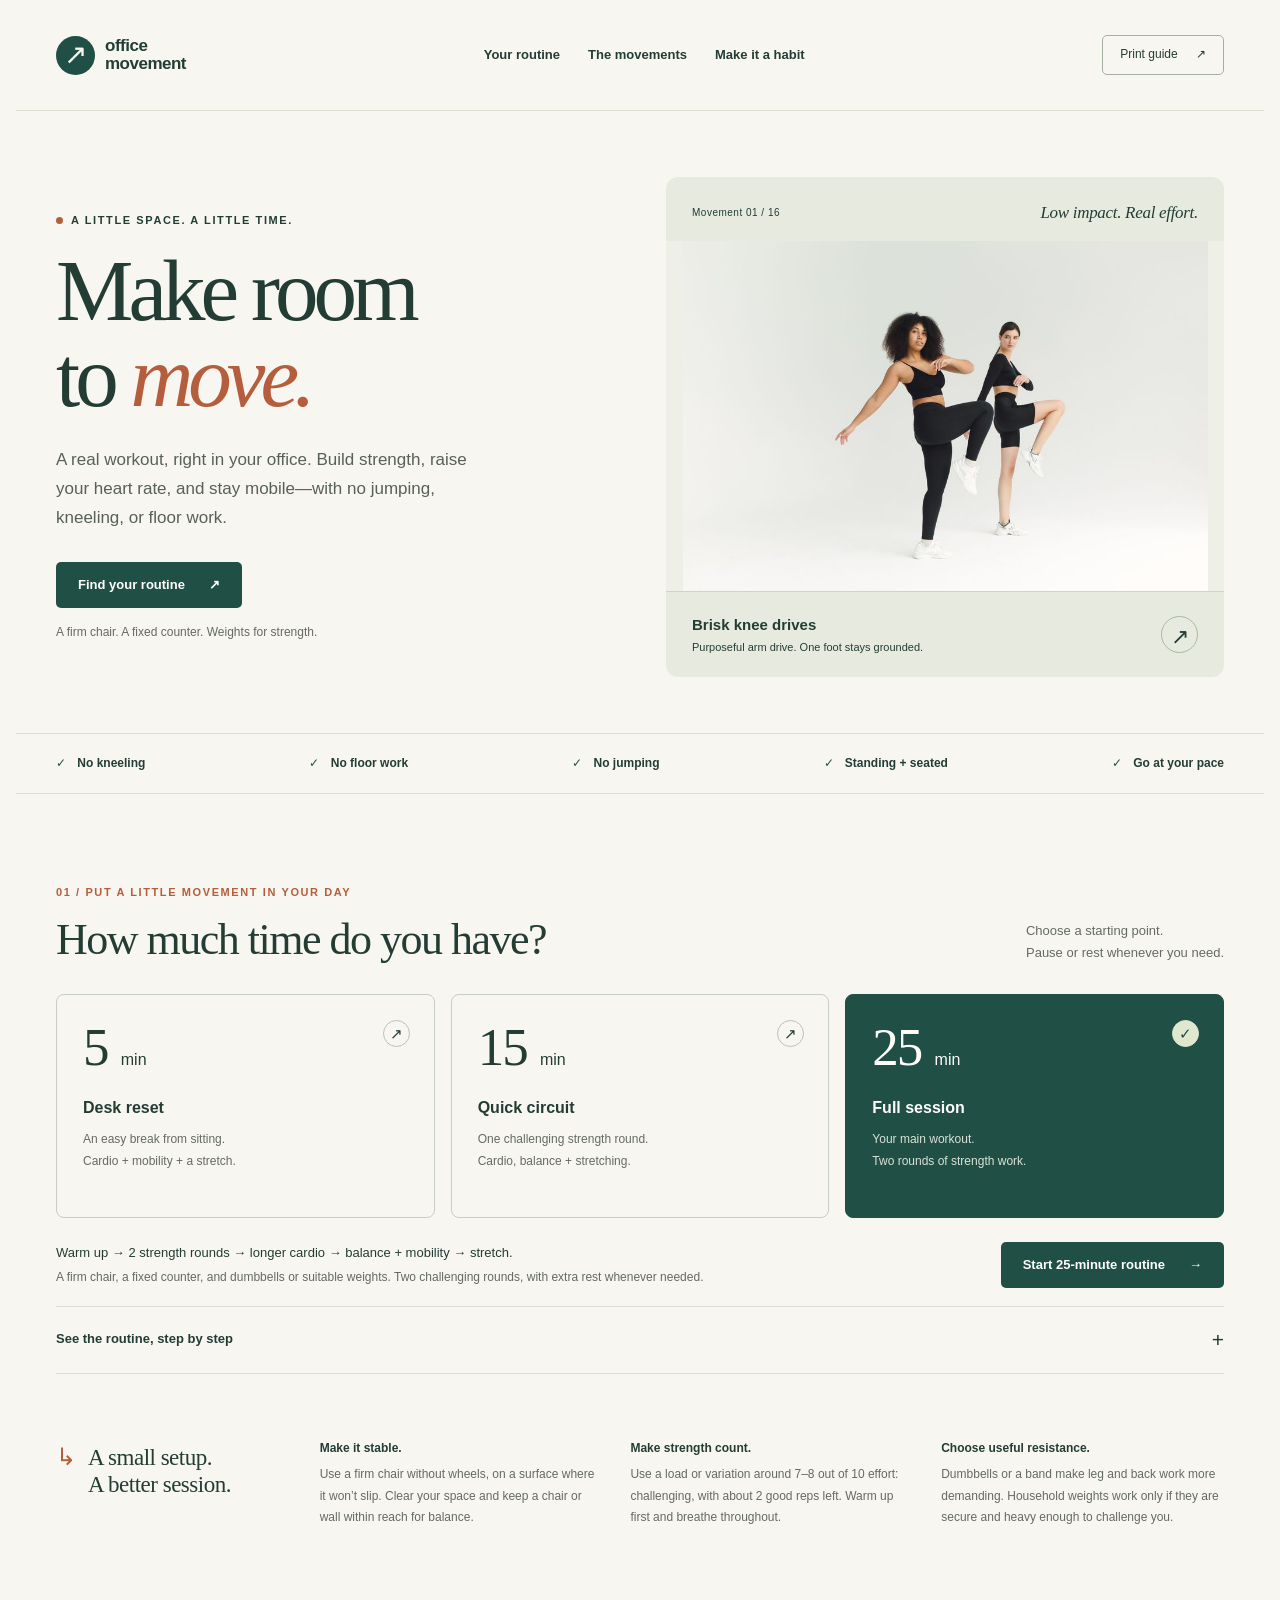
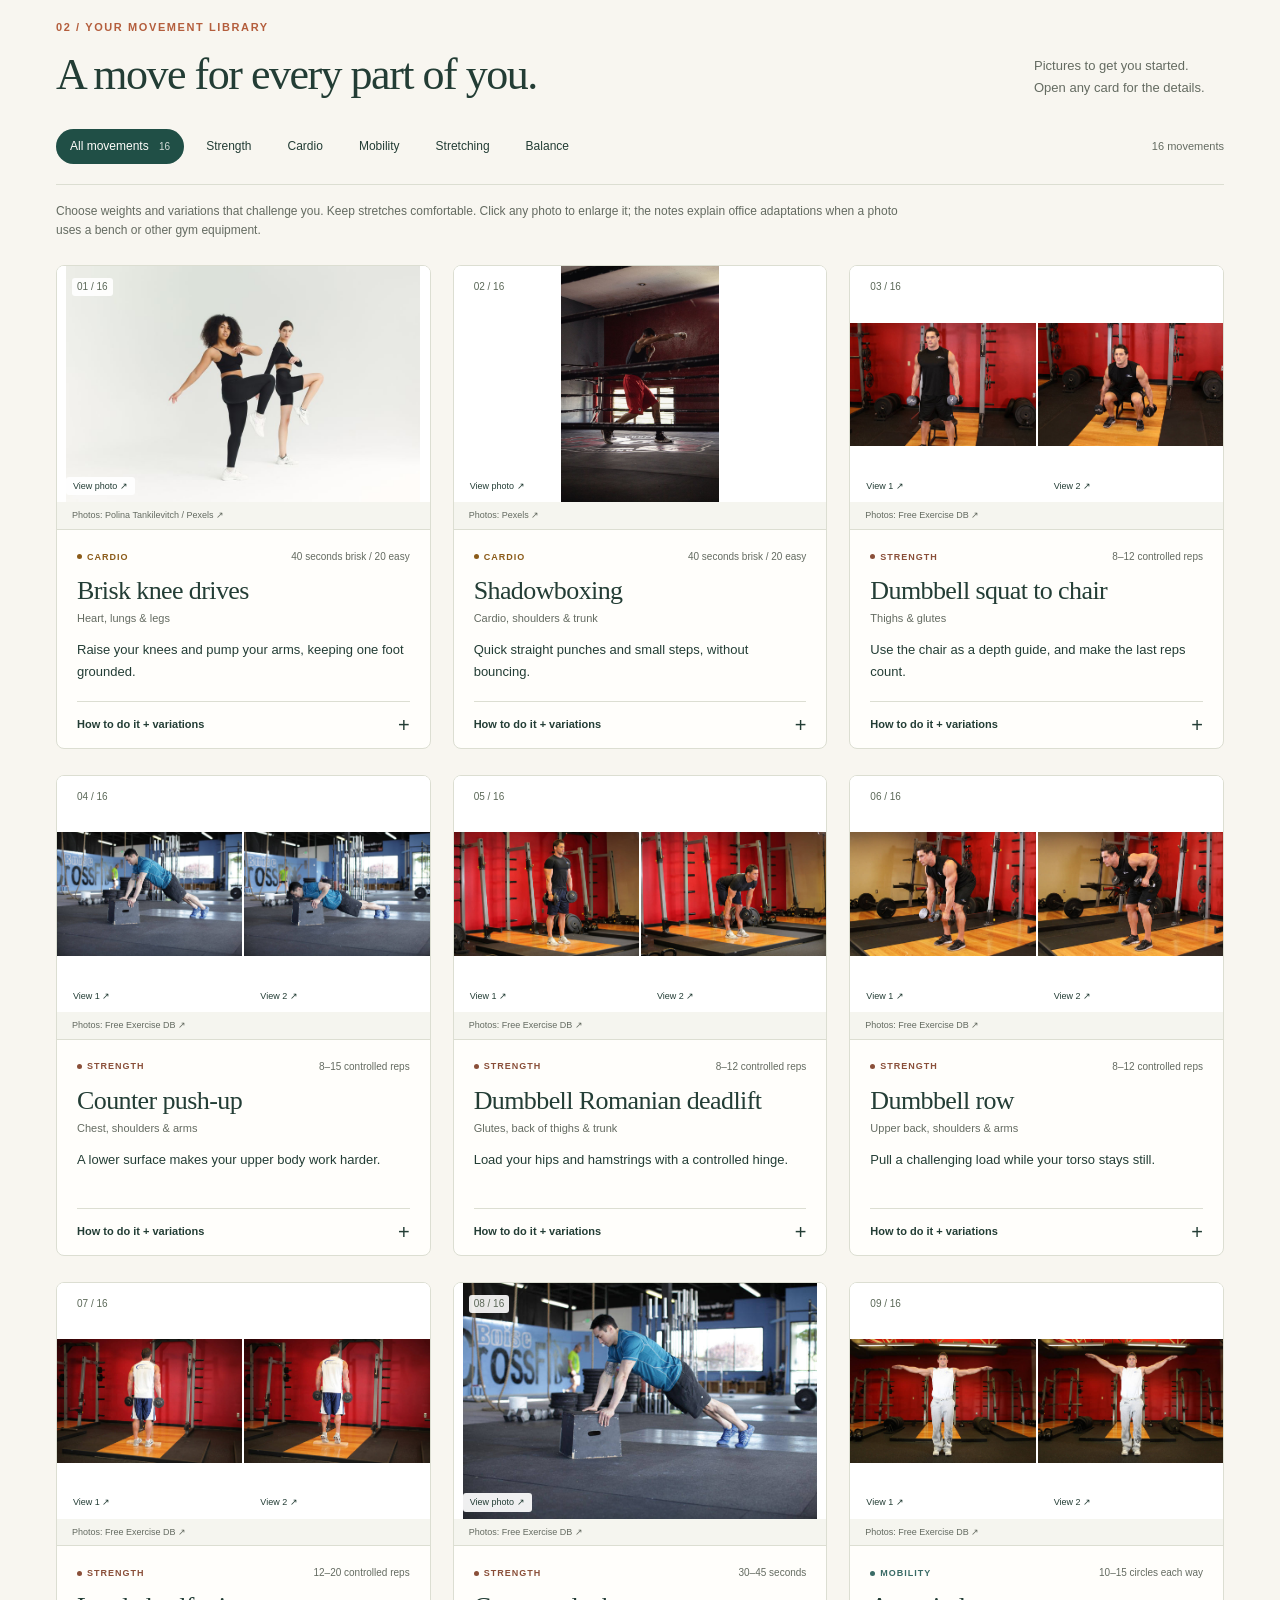
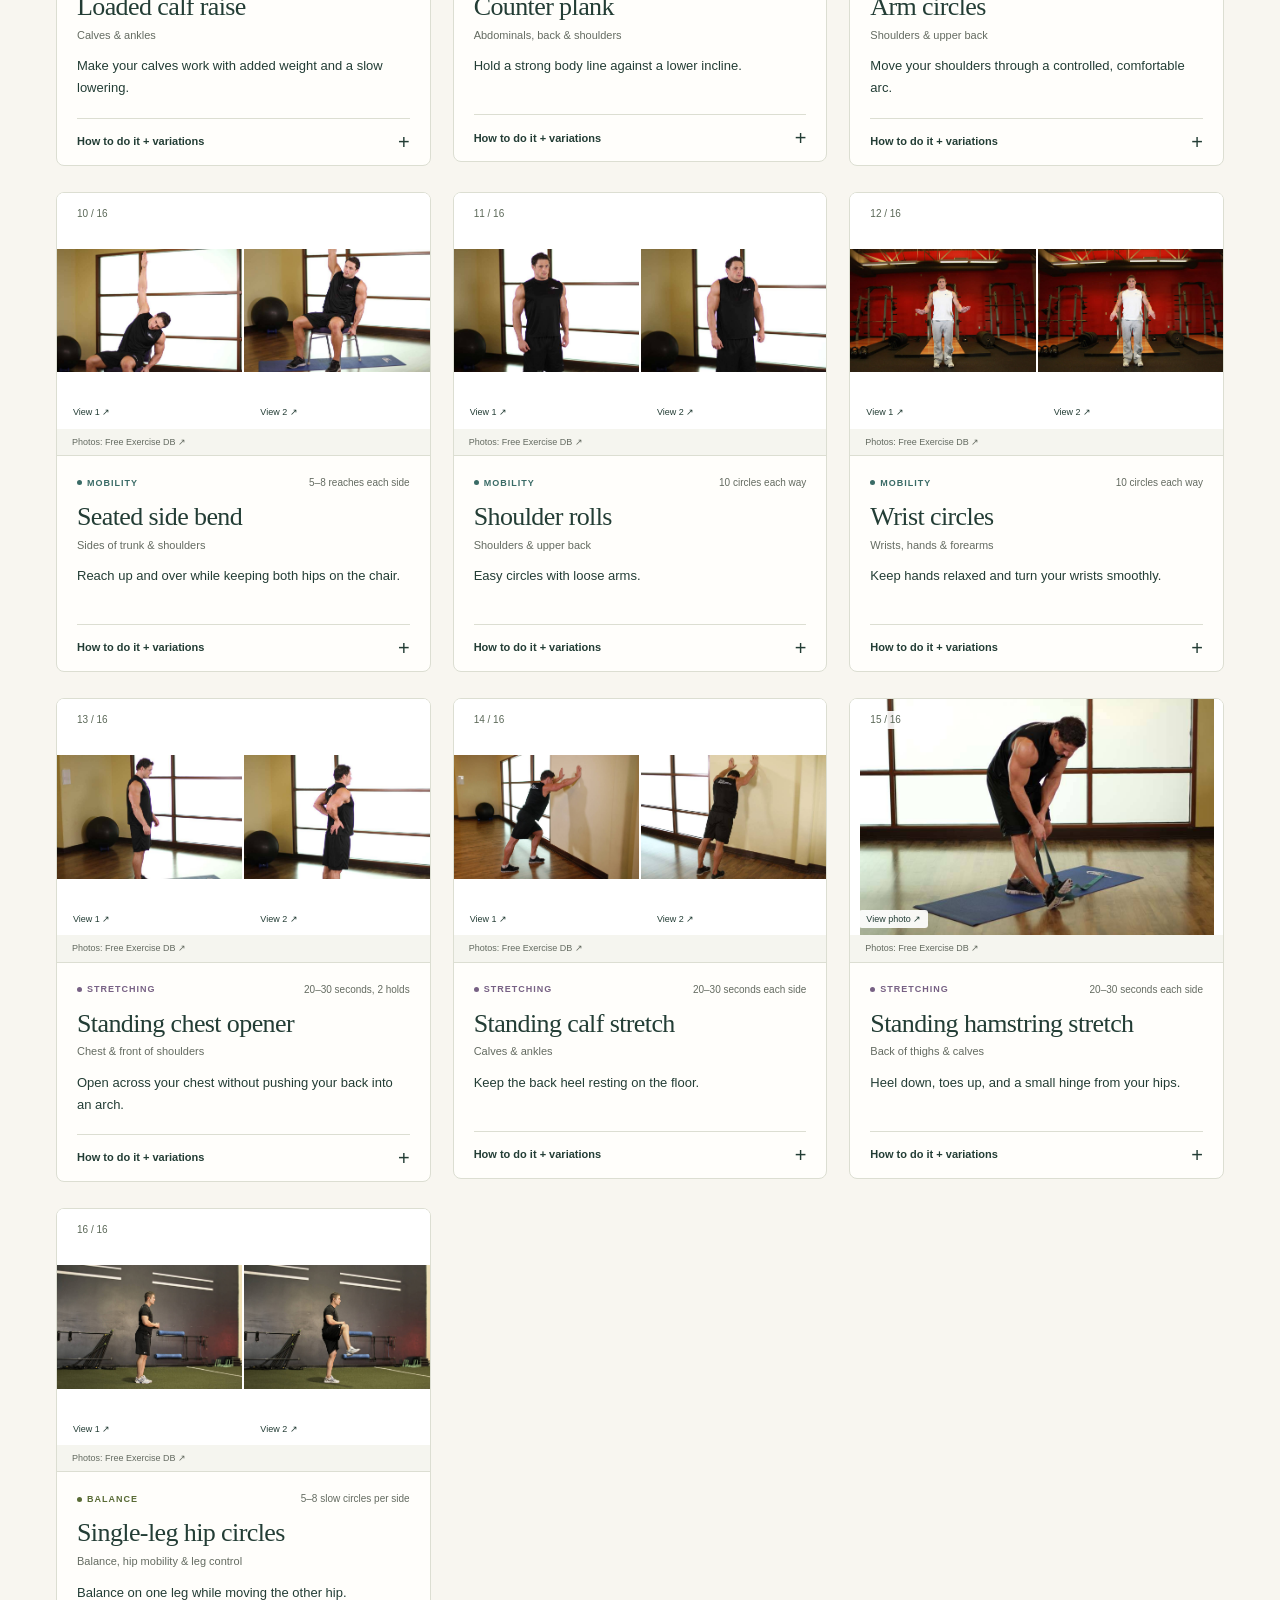
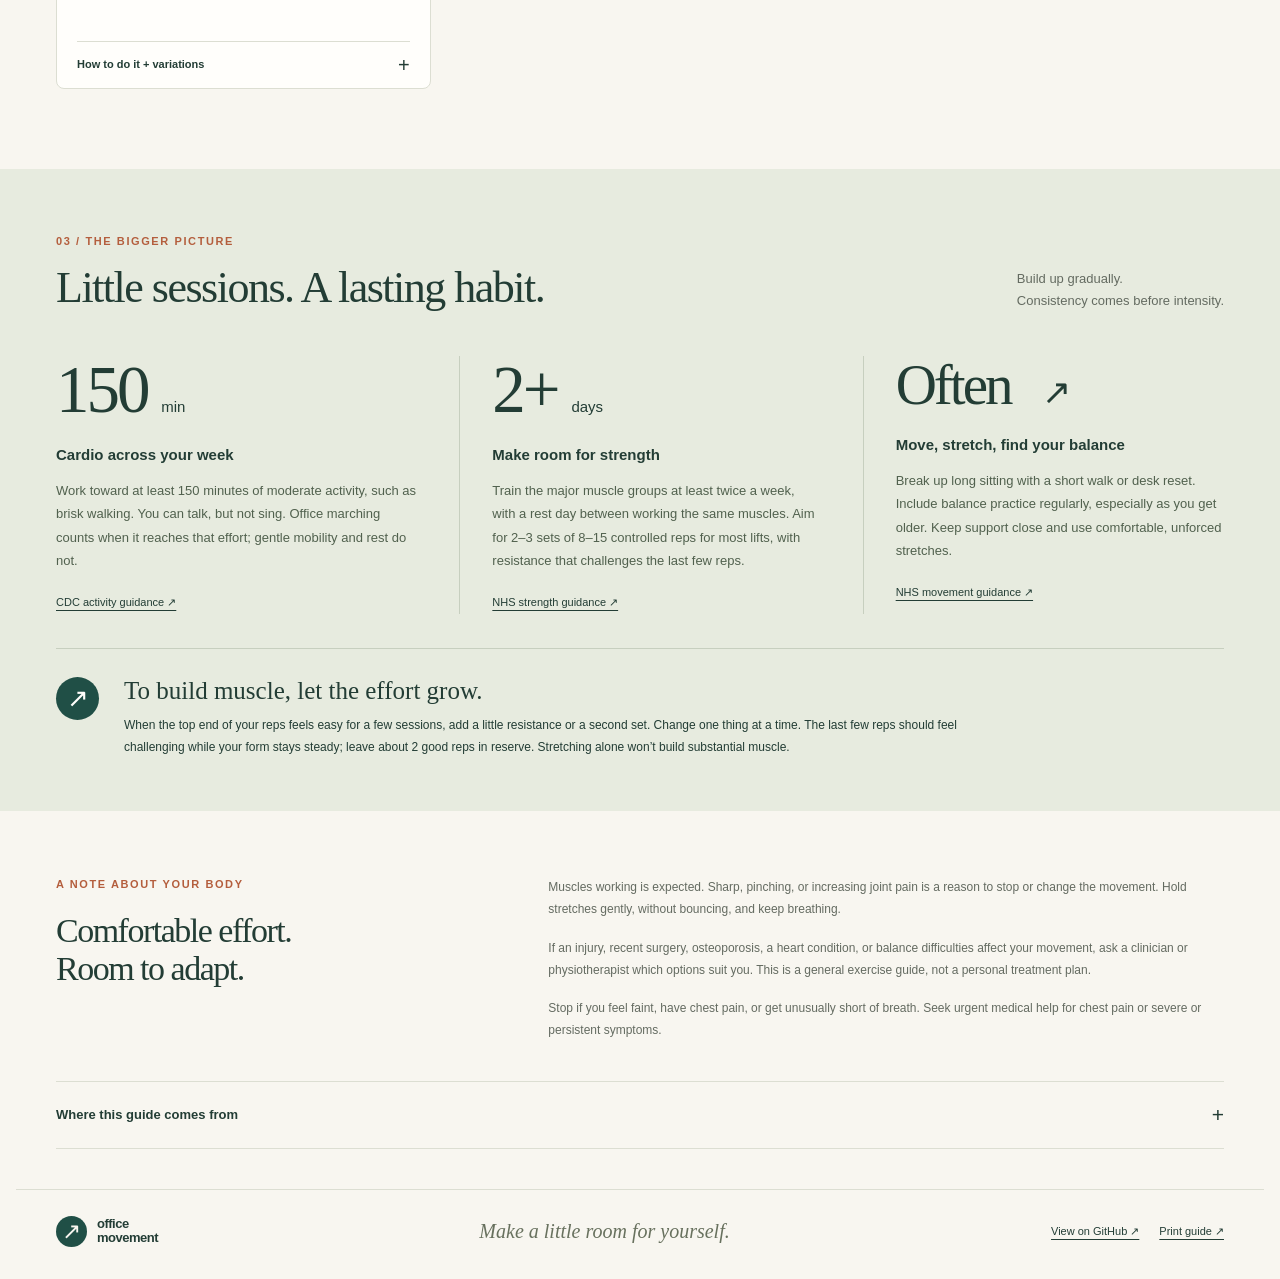
<file: index.html>
<!doctype html>
<html lang="en">
<head>
  <meta charset="utf-8">
  <meta name="viewport" content="width=device-width,initial-scale=1">
  <meta name="theme-color" content="#204f46">
  <meta name="description" content="An illustrated office exercise guide for challenging strength, mobility, balance and low-impact cardio. Standing and seated movements. No jumping, kneeling or floor work.">
  <title>Office Movement — Make room to move</title>
  <link rel="icon" href="favicon.svg" type="image/svg+xml">
  <link rel="stylesheet" href="style.css">
  <script src="data.js" defer></script>
  <script src="app.js" defer></script>
</head>
<body>
  <a class="skip" href="#moves">Skip to the exercises</a>
  <header class="site-header wrap">
    <a class="brand" href="#top" aria-label="Office Movement home"><span class="brand-mark" aria-hidden="true">↗</span><span>office<br>movement</span></a>
    <nav aria-label="Main navigation"><a href="#routine">Your routine</a><a href="#moves">The movements</a><a href="#week">Make it a habit</a></nav>
    <button class="print-button" data-print>Print guide <span aria-hidden="true">↗</span></button>
  </header>

  <main id="top">
    <section class="hero wrap" aria-labelledby="hero-title">
      <div class="hero-copy">
        <p class="eyebrow"><span class="small-dot"></span> A little space. A little time.</p>
        <h1 id="hero-title">Make room<br>to <em>move.</em></h1>
        <p class="hero-description">A real workout, right in your office. Build strength, raise your heart rate, and stay mobile—with no jumping, kneeling, or floor work.</p>
        <a class="button primary" href="#routine">Find your routine <span aria-hidden="true">↗</span></a>
        <p class="hero-note">A firm chair. A fixed counter. Weights for strength.</p>
      </div>
      <div class="hero-art">
        <div class="hero-art-heading"><span>Movement 01 / 16</span><span class="hand-note">Low impact. Real effort.</span></div>
        <img src="assets/web/march.jpg" alt="Two women demonstrating standing knee lifts, each with one foot planted on the floor." width="600" height="380" fetchpriority="high">
        <div class="hero-art-footer"><span><strong>Brisk knee drives</strong><br>Purposeful arm drive. One foot stays grounded.</span><a href="#exercise-march" aria-label="See how to do brisk knee drives">↗</a></div>
      </div>
    </section>

    <div class="principles wrap" aria-label="Guide features"><span><b aria-hidden="true">✓</b> No kneeling</span><span><b aria-hidden="true">✓</b> No floor work</span><span><b aria-hidden="true">✓</b> No jumping</span><span><b aria-hidden="true">✓</b> Standing + seated</span><span><b aria-hidden="true">✓</b> Go at your pace</span></div>

    <section class="routine-section wrap section" id="routine" aria-labelledby="routine-heading">
      <div class="section-heading"><div><p class="eyebrow">01 / Put a little movement in your day</p><h2 id="routine-heading">How much time do you have?</h2></div><p>Choose a starting point.<br>Pause or rest whenever you need.</p></div>
      <div class="routine-options" role="group" aria-label="Choose a routine">
        <button class="routine-option" data-plan="5" aria-pressed="false"><span class="duration">5 <small>min</small></span><span class="option-name">Desk reset</span><span class="option-description">An easy break from sitting.<br>Cardio + mobility + a stretch.</span><span class="option-check" aria-hidden="true">↗</span></button>
        <button class="routine-option selected" data-plan="15" aria-pressed="true"><span class="duration">15 <small>min</small></span><span class="option-name">Quick circuit</span><span class="option-description">One challenging strength round.<br>Cardio, balance + stretching.</span><span class="option-check" aria-hidden="true">✓</span></button>
        <button class="routine-option" data-plan="25" aria-pressed="false"><span class="duration">25 <small>min</small></span><span class="option-name">Full session</span><span class="option-description">Your main workout.<br>Two rounds of strength work.</span><span class="option-check" aria-hidden="true">↗</span></button>
      </div>
      <div class="routine-bottom"><div><p id="plan-description"></p><p class="subtle" id="plan-equipment"></p></div><button class="button primary" id="start-routine">Start 15-minute routine <span aria-hidden="true">→</span></button></div>
      <details class="routine-preview"><summary>See the routine, step by step <span aria-hidden="true">+</span></summary><p class="subtle">Times are flexible. For strength, finish your slow reps, then rest for the rest of the minute. Pause for extra rest. The timer waits for you between movements, so your session may take longer.</p><ol id="routine-list"></ol></details>
    </section>

    <aside class="setup wrap" aria-label="Before you begin"><div class="setup-title"><span aria-hidden="true">↳</span><h3>A small setup.<br>A better session.</h3></div><p><strong>Make it stable.</strong> Use a firm chair without wheels, on a surface where it won’t slip. Clear your space and keep a chair or wall within reach for balance.</p><p><strong>Make strength count.</strong> Use a load or variation around 7–8 out of 10 effort: challenging, with about 2 good reps left. Warm up first and breathe throughout.</p><p><strong>Choose useful resistance.</strong> Dumbbells or a band make leg and back work more demanding. Household weights work only if they are secure and heavy enough to challenge you.</p></aside>

    <section class="moves-section wrap section" id="moves" aria-labelledby="moves-heading">
      <div class="section-heading"><div><p class="eyebrow">02 / Your movement library</p><h2 id="moves-heading">A move for every part of you.</h2></div><p>Pictures to get you started.<br>Open any card for the details.</p></div>
      <div class="filter-bar"><div class="filters" role="group" aria-label="Filter exercises by benefit"><button data-filter="all" aria-pressed="true" class="active">All movements <span>16</span></button><button data-filter="strength" aria-pressed="false">Strength</button><button data-filter="cardio" aria-pressed="false">Cardio</button><button data-filter="mobility" aria-pressed="false">Mobility</button><button data-filter="stretch" aria-pressed="false">Stretching</button><button data-filter="balance" aria-pressed="false">Balance</button></div><span id="result-count" role="status">16 movements</span></div>
      <p class="library-note">Choose weights and variations that challenge you. Keep stretches comfortable. Click any photo to enlarge it; the notes explain office adaptations when a photo uses a bench or other gym equipment.</p>
      <div class="exercise-grid" id="exercise-grid"></div>
      <noscript><p>This interactive guide needs JavaScript to display the exercise cards. You can also find illustrated <a href="https://www.nhs.uk/live-well/exercise/strength-exercises/">strength exercises</a> and <a href="https://www.nhs.uk/live-well/exercise/sitting-exercises/">seated exercises</a> at the NHS.</p></noscript>
    </section>

    <section class="week-section section" id="week" aria-labelledby="week-heading"><div class="wrap">
      <div class="section-heading"><div><p class="eyebrow">03 / The bigger picture</p><h2 id="week-heading">Little sessions. A lasting habit.</h2></div><p>Build up gradually.<br>Consistency comes before intensity.</p></div>
      <div class="weekly-grid"><article><span class="weekly-number">150 <small>min</small></span><h3>Cardio across your week</h3><p>Work toward at least 150 minutes of moderate activity, such as brisk walking. You can talk, but not sing. Office marching counts when it reaches that effort; gentle mobility and rest do not.</p><a href="https://www.cdc.gov/physical-activity-basics/guidelines/older-adults.html">CDC activity guidance ↗</a></article><article><span class="weekly-number">2+ <small>days</small></span><h3>Make room for strength</h3><p>Train the major muscle groups at least twice a week, with a rest day between working the same muscles. Aim for 2–3 sets of 8–15 controlled reps for most lifts, with resistance that challenges the last few reps.</p><a href="https://www.nhs.uk/live-well/exercise/how-to-improve-strength-flexibility/">NHS strength guidance ↗</a></article><article><span class="weekly-number habit-number">Often <span aria-hidden="true">↗</span></span><h3>Move, stretch, find your balance</h3><p>Break up long sitting with a short walk or desk reset. Include balance practice regularly, especially as you get older. Keep support close and use comfortable, unforced stretches.</p><a href="https://www.nhs.uk/live-well/exercise/physical-activity-guidelines-older-adults/">NHS movement guidance ↗</a></article></div>
      <div class="progress-note"><span class="progress-icon" aria-hidden="true">↗</span><div><h3>To build muscle, let the effort grow.</h3><p>When the top end of your reps feels easy for a few sessions, add a little resistance or a second set. Change one thing at a time. The last few reps should feel challenging while your form stays steady; leave about 2 good reps in reserve. Stretching alone won’t build substantial muscle.</p></div></div>
    </div></section>

    <section class="guidance-section wrap section" aria-labelledby="guidance-heading"><div><p class="eyebrow">A note about your body</p><h2 id="guidance-heading">Comfortable effort.<br>Room to adapt.</h2></div><div class="guidance-copy"><p>Muscles working is expected. Sharp, pinching, or increasing joint pain is a reason to stop or change the movement. Hold stretches gently, without bouncing, and keep breathing.</p><p>If an injury, recent surgery, osteoporosis, a heart condition, or balance difficulties affect your movement, ask a clinician or physiotherapist which options suit you. This is a general exercise guide, not a personal treatment plan.</p><p>Stop if you feel faint, have chest pain, or get unusually short of breath. Seek urgent medical help for chest pain or severe or persistent symptoms.</p></div></section>

    <section class="sources wrap" aria-label="Sources"><details><summary>Where this guide comes from <span aria-hidden="true">+</span></summary><p>The movements and weekly guidance draw on the health resources below. The office routines and starter amounts are a practical adaptation, not a clinical program. Exercise photos come from Free Exercise DB and Pexels, with sources credited on each card. The pictured models do not endorse this guide. Individual cards explain office adaptations and link to relevant instructions.</p><ul id="sources-list"></ul><p class="subtle">Reviewed November 10, 2026.</p></details></section>
  </main>

  <footer class="wrap"><a class="brand footer-brand" href="#top"><span class="brand-mark" aria-hidden="true">↗</span><span>office<br>movement</span></a><p>Make a little room for yourself.</p><div><a href="https://github.com/royschwartz/office-movement">View on GitHub ↗</a><button data-print>Print guide ↗</button></div></footer>

  <dialog id="workout-dialog" aria-labelledby="workout-title"><div class="workout-shell"><div class="workout-top"><span id="workout-position"></span><button id="close-workout" class="close-button" aria-label="Close routine">✕</button></div><div id="workout-body"></div><div class="workout-controls" id="workout-controls"><button id="previous-step" class="button secondary">← Previous</button><button id="toggle-timer" class="button primary">Start timer</button><button id="next-step" class="button secondary">Next →</button></div><p class="workout-footnote" id="workout-footnote">Your pace comes first. Finish your reps, then rest. Move on when you’re ready.</p></div></dialog>
</body>
</html>
</file>
<file: style.css>
:root{--paper:#f8f6f0;--ink:#233d35;--green:#204f46;--muted:#646b61;--line:#dcded2;--sage:#e7ebdf;--clay:#b45e3d;--gold:#dfc586;--white:#fffefb;--serif:Georgia,'Times New Roman',serif;--sans:Inter,-apple-system,BlinkMacSystemFont,'Segoe UI',sans-serif}
*{box-sizing:border-box}html{scroll-behavior:smooth;scroll-padding-top:28px}body{margin:0;color:var(--ink);background:var(--paper);font-family:var(--sans);font-size:16px;line-height:1.6}button,a,input,summary{-webkit-tap-highlight-color:transparent}button{font:inherit;cursor:pointer}a{color:inherit;text-underline-offset:4px}button:focus-visible,a:focus-visible,summary:focus-visible{outline:3px solid var(--clay);outline-offset:5px}button:disabled{cursor:default;opacity:.45}button{color:inherit}img{display:block;max-width:100%}.wrap{max-width:1248px;padding:0 40px;margin:0 auto}.section{padding-top:90px;padding-bottom:34px}h1,h2,h3,p{margin-top:0}h2{font:400 clamp(32px,3.5vw,44px)/1.12 var(--serif);letter-spacing:-1.5px;margin-bottom:0}h3{line-height:1.3}p{margin-bottom:16px}.eyebrow{text-transform:uppercase;font-size:11px;letter-spacing:1.6px;font-weight:650;margin-bottom:18px}.subtle{color:var(--muted);font-size:13px}.skip{position:absolute;top:-100px;left:20px;background:var(--green);color:white;padding:12px;z-index:5}.skip:focus{top:12px}.site-header{height:111px;display:flex;align-items:center;gap:35px;border-bottom:1px solid var(--line)}.brand{display:inline-flex;align-items:center;gap:10px;text-decoration:none;font-weight:750;font-size:17px;letter-spacing:-.5px;line-height:1.08}.brand-mark{display:grid;place-items:center;width:39px;height:39px;background:var(--green);color:var(--paper);border-radius:50%;font-size:28px;line-height:1;font-weight:400}.site-header nav{display:flex;gap:28px;margin:auto;font-size:13px;font-weight:550}.site-header nav a{text-decoration:none}.site-header nav a:hover{text-decoration:underline}.print-button{border:1px solid #a5b0a0;padding:9px 17px;background:transparent;border-radius:5px;font-size:12px}.print-button span{margin-left:15px}.hero{display:grid;grid-template-columns:1fr 1fr;gap:52px;padding-top:66px;padding-bottom:56px;align-items:center}.hero h1{font:400 clamp(66px,6.8vw,91px)/.99 var(--serif);letter-spacing:-5px;margin:0 0 26px}.hero h1 em{font-weight:400;color:var(--clay)}.hero-description{max-width:420px;color:#576154;font-size:17px;line-height:1.7;margin-bottom:29px}.hero .eyebrow{display:flex;align-items:center;gap:8px}.small-dot{width:7px;height:7px;border-radius:50%;background:var(--clay)}.button{display:inline-flex;align-items:center;justify-content:center;gap:24px;min-height:46px;padding:12px 21px;text-decoration:none;border-radius:5px;border:1px solid transparent;font-size:13px;font-weight:600;line-height:1.4;transition:background .15s}.primary{color:var(--white);background:var(--green)}.primary:hover{background:#163d35}.secondary{background:var(--white);border-color:var(--line)}.secondary:hover{background:var(--sage)}.hero-note{font-size:12px;color:var(--muted);margin:15px 0 0}.hero-art{background:var(--sage);border-radius:160px 160px 8px 8px;min-height:420px;position:relative;display:flex;flex-direction:column;justify-content:flex-end;overflow:hidden;padding-top:55px}.hero-art-heading{padding:0 26px;display:flex;align-items:center;justify-content:space-between;font-size:10px;letter-spacing:.5px;position:relative;z-index:1}.hand-note{font-family:var(--serif);font-size:17px;font-style:italic;letter-spacing:-.3px}.hero-art img{width:100%;height:auto;object-fit:contain;mix-blend-mode:multiply;max-height:310px}.hero-art-footer{display:flex;align-items:center;justify-content:space-between;padding:19px 26px;border-top:1px solid #cdd5c5;font-size:11px;line-height:1.8}.hero-art-footer strong{font-size:15px;font-weight:550}.hero-art-footer a{width:37px;height:37px;display:grid;place-items:center;border-radius:50%;border:1px solid #a9b9a4;text-decoration:none;font-size:22px}.principles{display:flex;justify-content:space-between;border-top:1px solid var(--line);border-bottom:1px solid var(--line);padding-top:20px;padding-bottom:20px;font-size:12px;font-weight:550;gap:14px}.principles b{color:var(--green);margin-right:8px;font-weight:500}.section-heading{display:flex;align-items:flex-end;justify-content:space-between;gap:30px;margin-bottom:30px}.section-heading>p{margin:0;color:var(--muted);font-size:13px;line-height:1.7;min-width:190px}.section-heading .eyebrow{color:var(--clay);margin-bottom:13px}.routine-options{display:grid;grid-template-columns:repeat(3,1fr);gap:16px}.routine-option{text-align:left;padding:25px 26px;position:relative;background:transparent;border:1px solid #c8cec1;border-radius:8px;display:flex;flex-direction:column;min-height:224px}.routine-option:hover{background:#eef0e5}.routine-option.selected{background:var(--green);color:var(--white);border-color:var(--green)}.duration{font:400 53px/1.05 var(--serif);letter-spacing:-2px;margin-bottom:19px}.duration small{font:400 16px var(--sans);letter-spacing:0;margin-left:2px}.option-name{font-size:16px;font-weight:600;margin-bottom:9px}.option-description{font-size:12px;line-height:1.8;color:var(--muted)}.selected .option-description{color:#d9e2d6}.option-check{position:absolute;right:24px;top:25px;width:27px;height:27px;border:1px solid #b9c3b2;border-radius:50%;text-align:center;line-height:25px;font-size:15px}.selected .option-check{background:#dfe7ce;color:var(--green);border-color:#dfe7ce}.routine-bottom{display:flex;align-items:center;justify-content:space-between;gap:28px;margin:24px 0 18px}.routine-bottom p{font-size:13px;margin:0}.routine-bottom .subtle{font-size:12px;margin-top:5px}.routine-bottom .button{flex-shrink:0}.routine-preview{border-top:1px solid var(--line);border-bottom:1px solid var(--line)}summary{cursor:pointer;list-style:none}summary::-webkit-details-marker{display:none}.routine-preview summary,.sources summary{display:flex;align-items:center;justify-content:space-between;font-size:13px;font-weight:550;padding:16px 0}.routine-preview summary>span,.sources summary>span{font-size:21px;font-weight:400}details[open]>summary>span{transform:rotate(45deg)}.routine-preview ol{display:grid;grid-template-columns:1fr 1fr;gap:4px 40px;padding-left:25px;margin:10px 0 25px;font-size:13px}.routine-preview li{padding:5px 0}.routine-preview li a{text-decoration:none}.routine-preview li a:hover{text-decoration:underline}.routine-preview li span{color:var(--muted);margin-left:10px}.setup{display:grid;grid-template-columns:1fr 1.2fr 1.2fr 1.2fr;gap:28px;margin-top:30px}.setup-title{display:flex;gap:12px;align-items:baseline}.setup-title>span{font-size:24px;color:var(--clay)}.setup-title h3{font:400 23px/1.2 var(--serif);letter-spacing:-.5px}.setup>p{font-size:12px;line-height:1.8;color:var(--muted);margin:0}.setup strong{display:block;font-size:12px;color:var(--ink);font-weight:650;margin-bottom:5px}.moves-section{padding-bottom:80px}.filter-bar{display:flex;align-items:center;justify-content:space-between;gap:12px;border-bottom:1px solid var(--line);padding-bottom:20px}.filters{display:flex;gap:8px;flex-wrap:wrap}.filters button{border:1px solid transparent;background:transparent;border-radius:30px;padding:7px 13px;font-size:12px}.filters button:hover{background:var(--sage)}.filters button.active{background:var(--green);color:var(--white)}.filters button span{font-size:10px;opacity:.8;margin-left:7px}#result-count{font-size:11px;color:var(--muted);white-space:nowrap}.library-note{font-size:12px;color:var(--muted);max-width:850px;margin:17px 0 25px}.exercise-grid{display:grid;grid-template-columns:repeat(3,minmax(0,1fr));gap:26px 22px;align-items:start}.exercise-card{background:var(--white);border:1px solid var(--line);border-radius:8px;overflow:hidden;scroll-margin-top:26px}.exercise-card[hidden]{display:none}.card-image{position:relative;background:#f0f0e8}.card-image img{width:100%;aspect-ratio:600/380;object-fit:contain;mix-blend-mode:multiply}.card-number{position:absolute;top:12px;left:15px;font-size:10px;color:#5b6858;z-index:1}.card-content{padding:19px 20px 0}.card-meta{display:flex;align-items:center;justify-content:space-between;gap:10px;margin-bottom:12px}.category{display:inline-flex;align-items:center;gap:5px;font-size:9px;font-weight:650;text-transform:uppercase;letter-spacing:1px}.category::before{content:'';width:5px;height:5px;border-radius:50%;background:currentColor}.category-strength{color:#8a4f39}.category-cardio{color:#8b5b19}.category-mobility{color:#3a6b66}.category-stretch{color:#776184}.category-balance{color:#596b36}.card-dose{font-size:10px;color:var(--muted)}.card-content h3{font:400 26px/1.1 var(--serif);letter-spacing:-.6px;margin-bottom:5px}.card-target{font-size:11px;color:var(--muted);margin-bottom:11px}.card-intro{font-size:12px;line-height:1.7;margin-bottom:18px;min-height:41px}.card-details{border-top:1px solid var(--line)}.card-details summary{display:flex;justify-content:space-between;align-items:center;font-size:11px;font-weight:600;padding:13px 0}.card-details summary>span{font-size:20px;font-weight:400;line-height:1}.card-details-body{font-size:12px;padding-bottom:15px;line-height:1.75}.card-details-body ol{padding-left:20px;margin:10px 0 20px}.card-details-body li{padding-left:4px;margin-bottom:9px}.card-equipment{font-size:11px;color:var(--muted);margin:6px 0 12px}.variation{padding:10px 12px;background:#f3f5ed;border-radius:4px;margin-bottom:8px}.variation strong{display:block;font-size:10px;text-transform:uppercase;letter-spacing:.7px;margin-bottom:3px}.watch{margin:13px 0;font-size:11px}.card-source{display:block;font-size:10px;margin:5px 0;color:var(--muted)}.week-section{background:var(--sage);padding-top:64px;padding-bottom:53px}.weekly-grid{display:grid;grid-template-columns:repeat(3,1fr);gap:42px;margin-top:44px}.weekly-grid article+article{border-left:1px solid #c7cfbf;padding-left:32px}.weekly-number{display:block;font:400 67px/1 var(--serif);letter-spacing:-3px;margin-bottom:22px}.weekly-number small{font:400 15px var(--sans);letter-spacing:0}.habit-number{font-size:57px}.habit-number span{font-size:35px;margin-left:20px}.weekly-grid h3{font-size:15px;font-weight:650;margin-bottom:14px}.weekly-grid p{font-size:13px;color:#51614e;line-height:1.8}.weekly-grid a{font-size:11px}.progress-note{display:flex;align-items:flex-start;gap:25px;border-top:1px solid #c7cfbf;padding-top:28px;margin-top:34px}.progress-icon{display:grid;place-items:center;width:43px;height:43px;flex-shrink:0;border-radius:50%;background:var(--green);color:var(--white);font-size:26px}.progress-note h3{font:400 25px var(--serif);margin-bottom:10px}.progress-note p{font-size:12px;margin-bottom:0;max-width:880px;line-height:1.8}.guidance-section{display:grid;grid-template-columns:1fr 1.6fr;gap:70px;padding-top:65px;padding-bottom:40px}.guidance-section .eyebrow{color:var(--clay)}.guidance-section h2{font-size:34px}.guidance-copy{font-size:12px;line-height:1.85;color:var(--muted)}.guidance-copy p:last-child{margin-bottom:0}.sources{padding-bottom:40px}.sources details{border-top:1px solid var(--line);border-bottom:1px solid var(--line)}.sources p,.sources ul{font-size:12px;color:var(--muted)}.sources ul{padding-left:19px;columns:2;column-gap:40px}.sources li{margin-bottom:12px;break-inside:avoid}.sources li a{color:var(--ink)}.sources li span{display:block;font-size:11px;margin-top:2px}footer{display:flex;align-items:center;justify-content:space-between;gap:20px;padding-top:26px!important;padding-bottom:32px!important;border-top:1px solid var(--line)}footer p{font:italic 20px var(--serif);margin:0;color:#68715e}.footer-brand{font-size:13px}.footer-brand .brand-mark{width:31px;height:31px;font-size:23px}footer>div{display:flex;gap:20px;font-size:11px}footer button{padding:0;border:0;background:transparent;font-size:11px;text-decoration:underline;text-underline-offset:4px}
dialog{width:min(850px,calc(100% - 32px));max-height:calc(100dvh - 40px);padding:0;border:1px solid var(--line);border-radius:14px;color:var(--ink);background:var(--paper)}dialog::backdrop{background:rgba(20,41,33,.65);backdrop-filter:blur(3px)}body.modal-open{overflow:hidden}.workout-shell{padding:22px 30px 24px}.workout-top{display:flex;align-items:center;justify-content:space-between;font-size:11px;text-transform:uppercase;letter-spacing:1px;border-bottom:1px solid var(--line);padding-bottom:12px}.close-button{border:0;background:var(--sage);border-radius:50%;width:34px;height:34px;font-size:16px}.workout-main{display:grid;grid-template-columns:1fr 1fr;gap:25px;padding-top:25px;align-items:start}.workout-visual{background:var(--sage);border-radius:8px;overflow:hidden}.workout-visual img{width:100%;aspect-ratio:600/380;object-fit:contain;mix-blend-mode:multiply}.workout-timer{text-align:center;padding:12px 15px 16px;border-top:1px solid #d0d8c9}.timer-number{font:400 55px/1.1 var(--serif);letter-spacing:-2px;font-variant-numeric:tabular-nums}.timer-status{font-size:11px;min-height:18px;margin:5px 0 0}.timer-track{height:3px;background:#c7d0be;border-radius:3px;margin:14px 0 0;overflow:hidden}.timer-track span{display:block;height:100%;width:100%;background:var(--green)}.workout-info h2{font-size:34px;margin:7px 0 13px}.workout-info .dose{font-weight:600;font-size:13px;margin-bottom:12px}.workout-info ol{padding-left:18px;font-size:12px;line-height:1.75}.workout-info li{padding-left:3px;margin-bottom:8px}.workout-info .step-note{font-size:12px;background:#e8eade;border-left:2px solid #8b9d80;padding:10px 12px}.workout-info .watch{font-size:11px}.workout-info .equipment{font-size:11px;color:var(--muted)}.workout-controls{display:flex;justify-content:space-between;gap:12px;border-top:1px solid var(--line);padding-top:20px;margin-top:20px}.workout-controls .button{font-size:12px;gap:8px;padding:11px 17px}.workout-footnote{font-size:10px;color:var(--muted);text-align:center;margin:15px 0 0}.completion{text-align:center;padding:50px 20px}.completion-mark{display:block;margin:0 auto 22px;width:60px;height:60px;border-radius:50%;background:var(--sage);font-size:31px;line-height:60px}.completion h2{margin-bottom:18px}.completion p{font-size:14px;color:var(--muted);max-width:450px;margin:0 auto 25px}
@media(min-width:1450px){.hero{padding-top:85px;padding-bottom:75px}.hero-art{min-height:460px}.hero-art img{max-height:340px}}
@media(max-width:1000px){.wrap{padding-left:26px;padding-right:26px}.hero{gap:25px}.hero h1{font-size:75px}.hero-art{min-height:375px}.hero-art-heading{padding:0 20px}.hand-note{font-size:14px}.exercise-grid{gap:20px 16px}.card-content{padding-left:15px;padding-right:15px}.card-dose{font-size:9px}.card-content h3{font-size:24px}.setup{grid-template-columns:1fr 1fr;gap:24px 40px}.routine-option{padding:24px 20px}.weekly-grid{gap:23px}.weekly-grid article+article{padding-left:22px}.weekly-number{font-size:55px}.habit-number{font-size:48px}.site-header nav{gap:18px}}
@media(max-width:760px){.site-header{height:89px;gap:15px}.site-header nav{display:none}.site-header .print-button{margin-left:auto}.hero{padding-top:38px;padding-bottom:34px;grid-template-columns:1fr 1fr;gap:20px}.hero h1{font-size:59px;letter-spacing:-3px}.hero .eyebrow{font-size:9px;letter-spacing:.7px}.hero-description{font-size:14px}.hero-note{font-size:10px}.hero-art{min-height:330px;padding-top:37px}.hero-art-heading{display:none}.hero-art-footer{padding:13px 18px;font-size:10px}.hero-art-footer strong{font-size:12px}.hero-art-footer a{display:none}.principles{justify-content:flex-start;flex-wrap:wrap;gap:9px 24px;font-size:11px}.section{padding-top:58px}.section-heading{align-items:flex-start;gap:20px}.section-heading>p{display:none}.routine-option{padding:22px 17px;min-height:230px}.option-description{font-size:11px}.option-check{right:15px;top:20px;width:23px;height:23px;line-height:21px}.duration{font-size:45px}.option-name{font-size:14px}.routine-bottom{align-items:flex-start;flex-direction:column;gap:17px}.routine-bottom .button{width:100%}.exercise-grid{grid-template-columns:repeat(2,minmax(0,1fr));gap:20px}.filter-bar{align-items:flex-start}#result-count{display:none}.filters{gap:5px}.filters button{padding:6px 10px;font-size:11px}.weekly-grid{grid-template-columns:1fr;gap:30px;margin-top:35px}.weekly-grid article{position:relative;padding-left:130px!important;min-height:140px}.weekly-grid article+article{border-left:0;border-top:1px solid #c7cfbf;padding-top:30px}.weekly-number{position:absolute;left:0;top:0;font-size:50px;max-width:110px}.weekly-number small{display:block;font-size:14px;margin-top:8px}.weekly-grid article+article .weekly-number{top:30px}.habit-number{font-size:39px}.habit-number span{display:block;font-size:28px;margin:5px 0}.weekly-grid p{font-size:12px}.weekly-grid h3{font-size:14px}.guidance-section{grid-template-columns:1fr;gap:24px}.guidance-section h2 br{display:none}.sources ul{columns:1}footer p{display:none}.workout-shell{padding:16px 20px 20px}.workout-main{gap:18px}.workout-info h2{font-size:29px}.workout-info ol{font-size:11px}.workout-info .step-note{font-size:11px}.workout-info .watch{font-size:10px}}
@media(max-width:520px){.wrap{padding-left:20px;padding-right:20px}.site-header{height:82px}.brand{font-size:15px}.brand-mark{height:35px;width:35px}.print-button{font-size:11px;padding:8px 12px}.print-button span{margin-left:8px}.hero{grid-template-columns:1fr;gap:28px;padding-top:33px}.hero h1{font-size:75px;line-height:.98;margin-bottom:19px}.hero .eyebrow{font-size:10px;margin-bottom:18px}.hero-description{font-size:15px;max-width:360px;margin-bottom:22px}.hero-note{font-size:11px}.hero-art{border-radius:110px 110px 6px 6px;min-height:0;padding-top:32px}.hero-art img{max-height:240px}.hero-art-heading{display:flex;font-size:9px;padding:0 25px}.hero-art-footer strong{font-size:14px}.hero-art-footer{padding:14px 20px;font-size:10px}.hero-art-footer a{display:grid;width:30px;height:30px;font-size:20px}.principles{column-gap:18px;row-gap:10px;font-size:11px;padding-top:16px;padding-bottom:16px}.principles span:last-child{display:none}.section{padding-top:49px}.section-heading{margin-bottom:25px}h2{font-size:34px;letter-spacing:-1.2px}.eyebrow{font-size:9px;letter-spacing:1px}.routine-options{gap:8px}.routine-option{padding:16px 11px;min-height:202px;border-radius:6px}.duration{font-size:38px;margin-bottom:16px;letter-spacing:-1.5px}.duration small{font-size:12px;margin-left:0}.option-check{display:none}.option-name{font-size:12px;line-height:1.4;margin-bottom:7px}.option-description{font-size:10px;line-height:1.6}.option-description br{display:none}.routine-preview ol{grid-template-columns:1fr;gap:0;font-size:12px}.setup{grid-template-columns:1fr;gap:20px;margin-top:10px}.setup-title h3 br{display:none}.setup-title h3{font-size:25px;margin:0}.setup>p{font-size:12px;line-height:1.7}.setup strong{display:inline}.setup strong:after{content:' '}.filters button{padding:6px 10px;font-size:11px}.filters{gap:7px 3px}.exercise-grid{grid-template-columns:1fr;gap:22px}.card-image img{aspect-ratio:600/340;max-height:250px}.card-content{padding:20px 22px 0}.card-content h3{font-size:29px}.card-dose{font-size:11px}.category{font-size:10px}.card-intro{font-size:13px;min-height:0}.card-target{font-size:12px}.card-details summary{font-size:12px;padding:15px 0}.card-details-body{font-size:13px}.card-equipment{font-size:12px}.watch{font-size:12px}.card-source{font-size:11px}.weekly-grid article{padding-left:100px!important}.weekly-number{font-size:45px}.habit-number{font-size:32px}.weekly-grid article p{font-size:12px}.progress-note{gap:15px}.progress-note h3{font-size:23px}.progress-icon{width:33px;height:33px;font-size:21px}.progress-note p{font-size:12px}.guidance-section h2{font-size:31px}.guidance-section h2 br{display:initial}footer>div{flex-direction:column;gap:7px;align-items:flex-end}.workout-shell{padding:14px 17px 18px}.workout-main{grid-template-columns:1fr;padding-top:18px;gap:18px}.workout-visual{display:grid;grid-template-columns:1.6fr 1fr;align-items:center}.workout-visual img{aspect-ratio:600/400}.workout-timer{padding:8px 11px;border-top:0;border-left:1px solid #d0d8c9}.timer-number{font-size:40px}.timer-status{font-size:9px;line-height:1.4}.workout-info h2{font-size:30px}.workout-info ol{font-size:12px;margin-bottom:10px}.workout-info .step-note{font-size:11px;margin-bottom:8px}.workout-info .watch{font-size:11px;margin-bottom:8px}.workout-info .equipment{margin-bottom:5px}.workout-controls{gap:7px;margin-top:13px;padding-top:15px}.workout-controls .button{padding:10px;font-size:11px;min-height:44px}.workout-footnote{font-size:9px;margin-top:10px}.completion{padding:35px 0}}
@media(prefers-reduced-motion:reduce){html{scroll-behavior:auto}*{transition:none!important}}
@media print{body{font-size:11px;background:white;color:#111}.wrap{max-width:none;padding-left:0;padding-right:0}.site-header{height:65px}.site-header nav,.print-button,.hero-art,.hero .button,.routine-section,.principles,.setup,.filters,.filter-bar,.library-note,.workout-dialog,dialog,footer button,.skip{display:none!important}.hero{display:block;padding-top:20px;padding-bottom:20px}.hero h1{font-size:42px;letter-spacing:-2px}.hero h1 br{display:none}.hero h1 em:before{content:' '}.hero-description{font-size:12px;max-width:none;margin-bottom:5px}.hero-note{font-size:10px}.hero .eyebrow{display:none}.section{padding-top:22px;padding-bottom:22px}.section-heading{margin-bottom:20px}h2{font-size:27px}.exercise-grid{display:block;columns:2;column-gap:20px}.exercise-card,.exercise-card[hidden]{display:block;break-inside:avoid;border:1px solid #ccc;border-radius:0;margin-bottom:18px}.card-image img{max-height:160px}.card-content{padding:10px 14px 0}.card-content h3{font-size:23px}.card-meta{margin-bottom:8px}.card-intro{min-height:0;font-size:10px;margin-bottom:8px}.card-target,.card-dose{font-size:9px}.card-details>summary{display:none}.card-details-body{display:block!important;font-size:10px;line-height:1.5;padding-bottom:8px}.card-details-body ol{margin:8px 0 10px}.card-details-body li{margin-bottom:5px}.variation{padding:5px 8px;font-size:9px}.watch,.card-equipment,.card-source{font-size:9px}.card-source{overflow-wrap:anywhere}.week-section{background:white;break-before:page}.weekly-grid{gap:20px}.weekly-grid p,.progress-note p,.guidance-copy,.sources p,.sources ul{font-size:10px}.weekly-number{font-size:42px}.guidance-section{grid-template-columns:1fr 2fr;gap:30px}.guidance-section h2{font-size:27px}.sources details>summary{font-size:14px}footer{padding:18px 0!important}.sources{padding-bottom:20px}a{text-decoration:none}button{display:none}body.modal-open{overflow:visible}}

.workout-controls[hidden]{display:none}

/* Web-sourced exercise photography: preserve full poses and allow enlargement. */
.hero-art img{mix-blend-mode:normal;object-fit:contain;background:#eef0e8;max-height:350px}.hero-art{border-radius:12px;padding-top:22px}.hero-art-heading{margin-bottom:15px}.photo-gallery{display:grid;grid-template-columns:1fr 1fr;gap:2px;background:#fff;aspect-ratio:600/380}.photo-gallery.single-photo{grid-template-columns:1fr}.photo-gallery a{display:block;position:relative;min-width:0;height:100%;overflow:hidden;background:#fff}.photo-gallery img,.card-image .photo-gallery img,.workout-visual .photo-gallery img{width:100%;height:100%;max-height:none;aspect-ratio:auto;object-fit:contain;mix-blend-mode:normal}.photo-label{position:absolute;bottom:7px;left:9px;padding:2px 7px;background:rgba(255,255,255,.92);color:var(--ink);font-size:9px;border-radius:3px}.card-number{background:rgba(255,255,255,.9);padding:1px 5px;border-radius:3px}.photo-credit{font-size:9px;color:var(--muted);padding:6px 15px;border-bottom:1px solid var(--line);background:#f5f5ef}.photo-credit a{text-decoration:none}.photo-note{font-size:11px;background:#f0eee4;padding:10px 12px;border-left:2px solid #a5ae98;margin:5px 0 15px}.runner-photo-note{font-size:10px;padding:9px 12px;margin:0;line-height:1.6}.workout-visual{display:block}.workout-info .step-note{font-size:12px}.card-intro{font-size:13px}.card-details-body{font-size:13px}
@media(max-width:520px){.hero-art{border-radius:10px;padding-top:18px}.hero-art img{max-height:270px}.hero-art-heading{font-size:8px;padding:0 17px}.hand-note{font-size:14px}.workout-visual .photo-gallery{aspect-ratio:600/320}.workout-timer{border-left:0;display:flex;align-items:center;gap:18px;flex-wrap:wrap;justify-content:center;padding:9px 12px}.workout-timer .timer-track{display:none}.workout-timer .timer-status{font-size:11px;margin:0}.timer-number{font-size:35px}.runner-photo-note{font-size:10px}.photo-credit{font-size:10px}.card-dose{font-size:10px}}
@media print{.photo-gallery{aspect-ratio:600/350;max-height:160px}.photo-gallery img{max-height:160px!important}.photo-label{font-size:7px}.photo-credit{font-size:8px}.photo-note{font-size:9px;padding:5px}.card-details-body{font-size:10px}}
</file>
